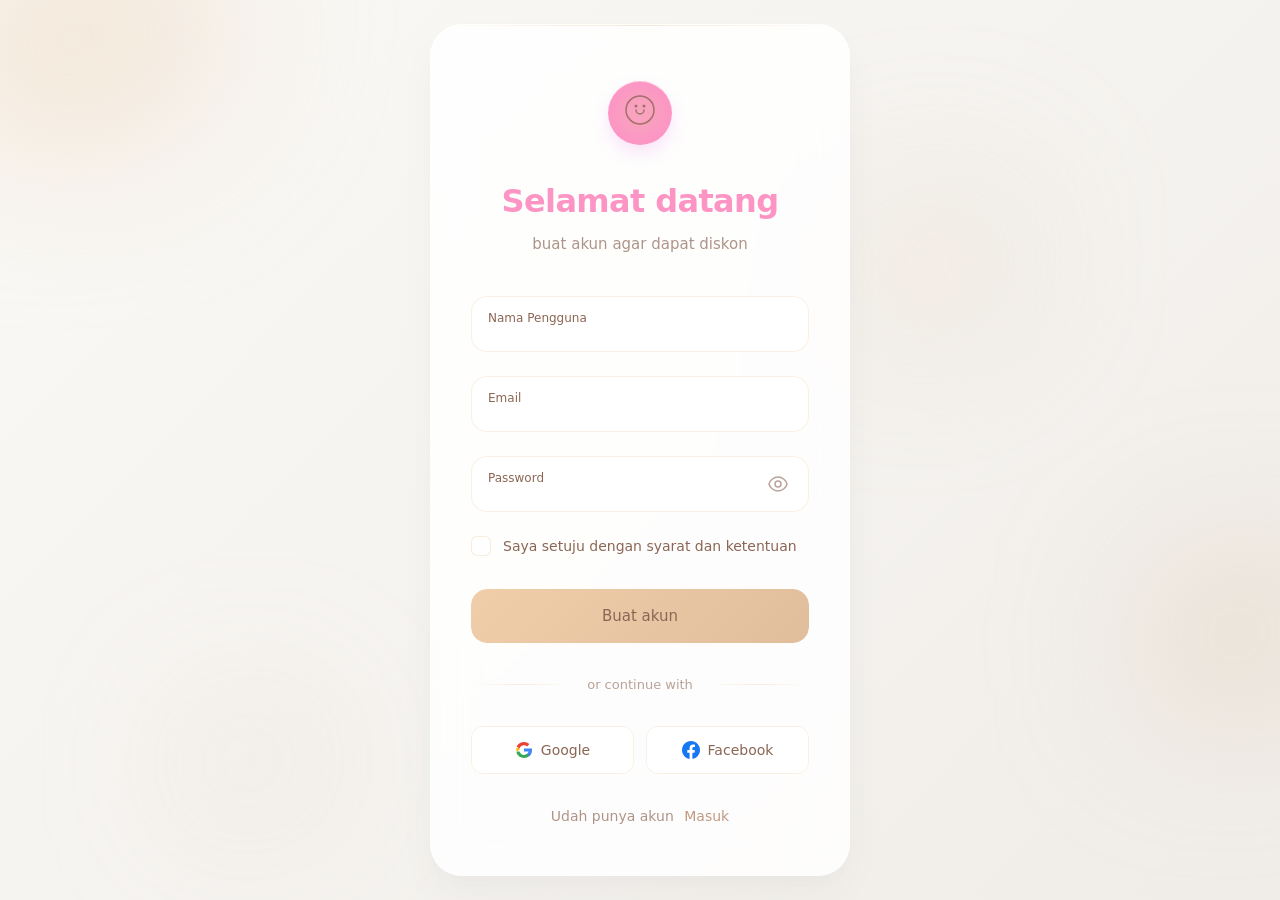
<file: login/register.html>
<!DOCTYPE html>
<html lang="en">
<head>
    <meta charset="UTF-8">
    <meta name="viewport" content="width=device-width, initial-scale=1.0">
    <title>Soft Minimalism Login</title>
    <meta name="description" content="Warm minimalism login form with organic curves and gentle press feedback.">
    <meta name="author" content="Aigars Silkalns / Colorlib">
    <link rel="canonical" href="https://puikinsh.github.io/login-forms/forms/soft-minimalism/">
    <link rel="icon" type="image/svg+xml" href="data:image/svg+xml,<svg xmlns='http://www.w3.org/2000/svg' viewBox='0 0 100 100'><circle cx='50' cy='50' r='48' fill='%236366f1'/><text x='50' y='68' font-size='60' text-anchor='middle' fill='white' font-family='system-ui,sans-serif'>L</text></svg>">
    <meta property="og:type" content="website">
    <meta property="og:title" content="Soft Minimalism Login Form">
    <meta property="og:description" content="Warm minimalism login form with organic curves and gentle press feedback.">
    <meta property="og:url" content="https://puikinsh.github.io/login-forms/forms/soft-minimalism/">
    <meta property="og:image" content="https://puikinsh.github.io/login-forms/assets/screenshots/soft-minimalism.png">
    <meta name="twitter:card" content="summary_large_image">
    <meta name="twitter:title" content="Soft Minimalism Login Form">
    <meta name="twitter:description" content="Warm minimalism login form with organic curves and gentle press feedback.">
    <meta name="twitter:image" content="https://puikinsh.github.io/login-forms/assets/screenshots/soft-minimalism.png">
    <link rel="stylesheet" href="style.css">
</head>
    
<body>
    <div class="soft-background">
        <div class="floating-shapes">
            <div class="soft-blob blob-1"></div>
            <div class="soft-blob blob-2"></div>
            <div class="soft-blob blob-3"></div>
            <div class="soft-blob blob-4"></div>
        </div>
    </div>

    <div class="login-container">
        <div class="soft-card">
            <div class="comfort-header">
                <div class="gentle-logo">
                    <div class="logo-circle">
                        <div class="comfort-icon">
                            <svg width="32" height="32" viewBox="0 0 32 32" fill="none">
                                <path d="M16 2C8.3 2 2 8.3 2 16s6.3 14 14 14 14-6.3 14-14S23.7 2 16 2z" fill="none" stroke="currentColor" stroke-width="1.5"/>
                                <path d="M12 16a4 4 0 108 0" stroke="currentColor" stroke-width="1.5" stroke-linecap="round"/>
                                <circle cx="12" cy="12" r="1.5" fill="currentColor"/>
                                <circle cx="20" cy="12" r="1.5" fill="currentColor"/>
                            </svg>
                        </div>
                        <div class="gentle-glow"></div>
                    </div>
                </div>
                <h1 class="comfort-title">Selamat datang</h1>
                <p class="gentle-subtitle">buat akun agar dapat diskon</p>
            </div>
            
            <form class="comfort-form" id="registerForm" novalidate>
                <div class="soft-field">
                    <div class="field-container">
                        <input type="text" id="username" name="username" required autocomplete="username">
                        <label for="username">Nama Pengguna</label>
                        <div class="field-accent"></div>
                    </div>
                    <span class="gentle-error" id="emailError"></span>
                </div>

                            <form class="comfort-form" id="loginForm" novalidate>
                <div class="soft-field">
                    <div class="field-container">
                        <input type="text" id="email" name="email" required autocomplete="email">
                        <label for="email">Email</label>
                        <div class="field-accent"></div>
                    </div>
                    <span class="gentle-error" id="emailError"></span>
                </div>

                <div class="soft-field">
                    <div class="field-container">
                        <input type="password" id="password" name="password" required autocomplete="current-password">
                        <label for="password">Password</label>
                        <button type="submit" class="gentle-toggle" id="passwordToggle" aria-label="Toggle password visibility">
                            <div class="toggle-icon">
                                <svg class="eye-open" width="20" height="20" viewBox="0 0 20 20" fill="none">
                                    <path d="M10 3c-4.5 0-8.3 3.8-9 7 .7 3.2 4.5 7 9 7s8.3-3.8 9-7c-.7-3.2-4.5-7-9-7z" stroke="currentColor" stroke-width="1.5" fill="none"/>
                                    <circle cx="10" cy="10" r="3" stroke="currentColor" stroke-width="1.5" fill="none"/>
                                </svg>
                                <svg class="eye-closed" width="20" height="20" viewBox="0 0 20 20" fill="none">
                                    <path d="M3 3l14 14M8.5 8.5a3 3 0 004 4m2.5-2.5C15 10 12.5 7 10 7c-.5 0-1 .1-1.5.3M10 13c-2.5 0-4.5-2-5-3 .3-.6.7-1.2 1.2-1.7" stroke="currentColor" stroke-width="1.5" stroke-linecap="round" stroke-linejoin="round"/>
                                </svg>
                            </div>
                        </button>
                        <div class="field-accent"></div>
                    </div>
                    <span class="gentle-error" id="passwordError"></span>
                </div>

        

                <div class="comfort-options">
                    <label class="gentle-checkbox">
                        <input type="checkbox" id="Persetujuan" name="remember">
                        <span class="checkbox-soft">
                            <div class="check-circle"></div>
                            <svg class="check-mark" width="12" height="10" viewBox="0 0 12 10" fill="none">
                                <path d="M1 5l3 3 7-7" stroke="currentColor" stroke-width="2" stroke-linecap="round" stroke-linejoin="round"/>
                            </svg>
                        </span>
                        <span class="checkbox-text">Saya setuju dengan syarat dan ketentuan</span>
                    </label>

                </div>

                <button type="submit" class="comfort-button">
                    <div class="button-background"></div>
                    <span class="button-text">Buat akun</span>
                    <div class="button-loader">
                        <div class="gentle-spinner">
                            <div class="spinner-circle"></div>
                                <div id="message"></div>
                        </div>
                    </div>
                    <div class="button-glow"></div>
                </button>
            </form>

            <div class="gentle-divider">
                <div class="divider-line"></div>
                <span class="divider-text">or continue with</span>
                <div class="divider-line"></div>
            </div>

            <div class="comfort-social">
                <button type="button" class="social-soft">
                    <div class="social-background"></div>
                    <svg width="18" height="18" viewBox="0 0 18 18" fill="none">
                        <path d="M9 7.4v3.2h4.6c-.2 1-.8 1.8-1.6 2.4v2h2.6c1.5-1.4 2.4-3.4 2.4-5.8 0-.6 0-1.1-.1-1.6H9z" fill="#4285F4"/>
                        <path d="M9 17c2.2 0 4-0.7 5.4-1.9l-2.6-2c-.7.5-1.6.8-2.8.8-2.1 0-3.9-1.4-4.6-3.4H1.7v2.1C3.1 15.2 5.8 17 9 17z" fill="#34A853"/>
                        <path d="M4.4 10.5c-.2-.5-.2-1.1 0-1.6V6.8H1.7c-.6 1.2-.6 2.6 0 3.8l2.7-2.1z" fill="#FBBC04"/>
                        <path d="M9 4.2c1.2 0 2.3.4 3.1 1.2l2.3-2.3C12.9 1.8 11.1 1 9 1 5.8 1 3.1 2.8 1.7 5.4l2.7 2.1C5.1 5.6 6.9 4.2 9 4.2z" fill="#EA4335"/>
                    </svg>
                    <span>Google</span>
                    <div class="social-glow"></div>
                </button>
                
                <button type="button" class="social-soft">
                    <div class="social-background"></div>
                    <svg width="18" height="18" viewBox="0 0 18 18" fill="#1877F2">
                        <path d="M18 9C18 4.03 13.97 0 9 0S0 4.03 0 9c0 4.49 3.29 8.21 7.59 9v-6.37H5.31V9h2.28V7.02c0-2.25 1.34-3.49 3.39-3.49.98 0 2.01.18 2.01.18v2.21h-1.13c-1.11 0-1.46.69-1.46 1.4V9h2.49l-.4 2.63H10.4V18C14.71 17.21 18 13.49 18 9z"/>
                    </svg>
                    <span>Facebook</span>
                    <div class="social-glow"></div>
                </button>
            </div>

            <div class="comfort-signup">
                <span class="signup-text">Udah punya akun</span>
                <a href="index.html" class="comfort-link signup-link">Masuk</a>
            </div>

            <div class="gentle-success" id="successMessage">
                <div class="success-bloom">
                    <div class="bloom-rings">
                        <div class="bloom-ring ring-1"></div>
                        <div class="bloom-ring ring-2"></div>
                        <div class="bloom-ring ring-3"></div>
                    </div>
                    <div class="success-icon">
                        <svg width="28" height="28" viewBox="0 0 28 28" fill="none">
                            <path d="M8 14l5 5 11-11" stroke="currentColor" stroke-width="2.5" stroke-linecap="round" stroke-linejoin="round"/>
                        </svg>
                    </div>
                </div>
                <h3 class="success-title">Welcome!</h3>
                <p class="success-desc">Taking you to your dashboard...</p>
            </div>
        </div>
    </div>


    <div id="alertBox" class="alert" style="display:none;"></div>
     <script src="js/register.js"></script>

</body>
</html>
</file>
<file: login/style.css>
/* Soft Minimalism Login Form - Complete & Self-Contained */

* {
    margin: 0;
    padding: 0;
    box-sizing: border-box;
}

body {
    font-family: -apple-system, BlinkMacSystemFont, 'Segoe UI', Roboto, 'Inter', system-ui, sans-serif;
    background: linear-gradient(135deg, #faf9f6 0%, #f5f3f0 50%, #f0ede8 100%);
    min-height: 100vh;
    display: flex;
    align-items: center;
    justify-content: center;
    padding: 20px;
    line-height: 1.5;
    position: relative;
    overflow: hidden;
}

/* Soft Background */
.soft-background {
    position: fixed;
    top: 0;
    left: 0;
    width: 100%;
    height: 100%;
    z-index: 0;
    pointer-events: none;
}

.floating-shapes {
    position: absolute;
    width: 100%;
    height: 100%;
}

.soft-blob {
    position: absolute;
    border-radius: 50% 40% 60% 30%;
    background: linear-gradient(45deg, rgba(240, 206, 170, 0.4), rgba(224, 190, 156, 0.3));
    animation: softFloat 12s ease-in-out infinite;
    filter: blur(80px);
}

.blob-1 {
    width: 300px;
    height: 250px;
    top: -10%;
    left: -5%;
    animation-delay: 0s;
}

.blob-2 {
    width: 200px;
    height: 180px;
    top: 60%;
    right: -5%;
    animation-delay: -4s;
    background: linear-gradient(45deg, rgba(210, 180, 140, 0.3), rgba(195, 165, 125, 0.2));
}

.blob-3 {
    width: 180px;
    height: 160px;
    top: 20%;
    right: 20%;
    animation-delay: -8s;
    background: linear-gradient(45deg, rgba(230, 200, 160, 0.25), rgba(215, 185, 145, 0.2));
}

.blob-4 {
    width: 120px;
    height: 100px;
    bottom: 10%;
    left: 15%;
    animation-delay: -6s;
    background: linear-gradient(45deg, rgba(220, 190, 150, 0.3), rgba(205, 175, 135, 0.25));
}

@keyframes softFloat {
    0%, 100% {
        transform: translate(0, 0) rotate(0deg) scale(1);
        border-radius: 50% 40% 60% 30%;
    }
    25% {
        transform: translate(30px, -20px) rotate(90deg) scale(1.1);
        border-radius: 40% 60% 30% 50%;
    }
    50% {
        transform: translate(-20px, -30px) rotate(180deg) scale(0.9);
        border-radius: 60% 30% 50% 40%;
    }
    75% {
        transform: translate(-30px, 20px) rotate(270deg) scale(1.05);
        border-radius: 30% 50% 40% 60%;
    }
}

.login-container {
    width: 100%;
    max-width: 420px;
    position: relative;
    z-index: 1;
}

.soft-card {
    background: rgba(255, 255, 255, 0.85);
    -webkit-backdrop-filter: blur(20px);
    backdrop-filter: blur(20px);
    border-radius: 32px;
    padding: 48px 40px;
    box-shadow: 
        0 20px 40px rgba(0, 0, 0, 0.03),
        0 8px 24px rgba(0, 0, 0, 0.02),
        inset 0 1px 0 rgba(255, 255, 255, 0.8);
    border: 1px solid rgba(255, 255, 255, 0.4);
    position: relative;
    overflow: hidden;
}

.soft-card::before {
    content: '';
    position: absolute;
    top: 0;
    left: 0;
    right: 0;
    height: 1px;
    background: linear-gradient(90deg, transparent, rgba(240, 206, 170, 0.5), transparent);
}

.comfort-header {
    text-align: center;
    margin-bottom: 40px;
}

.gentle-logo {
    position: relative;
    width: 80px;
    height: 80px;
    margin: 0 auto 24px;
    display: flex;
    align-items: center;
    justify-content: center;
}

.logo-circle {
    position: relative;
    width: 64px;
    height: 64px;
    background: linear-gradient(135deg, #fc95c4, #fc95c4);
    border-radius: 50%;
    display: flex;
    align-items: center;
    justify-content: center;
    box-shadow: 
        0 8px 16px rgba(240, 170, 234, 0.3),
        inset 0 1px 0 rgba(255, 255, 255, 0.4);
    animation: gentleBreathe 4s ease-in-out infinite;
}

@keyframes gentleBreathe {
    0%, 100% {
        transform: scale(1);
        box-shadow: 0 8px 16px rgba(240, 206, 170, 0.3), inset 0 1px 0 rgba(255, 255, 255, 0.4);
    }
    50% {
        transform: scale(1.05);
        box-shadow: 0 12px 20px rgba(240, 206, 170, 0.4), inset 0 1px 0 rgba(255, 255, 255, 0.6);
    }
}

.comfort-icon {
    color: rgba(139, 102, 85, 0.8);
    position: relative;
    z-index: 2;
}

.gentle-glow {
    position: absolute;
    top: 0;
    left: 0;
    width: 100%;
    height: 100%;
    background: radial-gradient(circle, rgba(240, 206, 170, 0.3) 0%, transparent 70%);
    border-radius: 50%;
    animation: glowPulse 3s ease-in-out infinite;
}

@keyframes glowPulse {
    0%, 100% { opacity: 0.6; transform: scale(1); }
    50% { opacity: 0.8; transform: scale(1.1); }
}

.comfort-title {
    color: #fc95c4;
    font-size: 2rem;
    font-weight: 600;
    margin-bottom: 8px;
    letter-spacing: -0.02em;
}

.gentle-subtitle {
    color: rgba(139, 102, 85, 0.7);
    font-size: 15px;
    font-weight: 400;
}

/* Soft Form Fields */
.soft-field {
    position: relative;
    margin-bottom: 24px;
}

.field-container {
    position: relative;
    background: rgba(255, 255, 255, 0.7);
    border: 1.5px solid rgba(240, 206, 170, 0.3);
    border-radius: 16px;
    overflow: hidden;
    transition: all 0.3s ease;
}

.field-container:focus-within {
    border-color: #fc95c4;
    box-shadow: 0 0 0 3px rgba(240, 206, 170, 0.1);
    background: rgba(255, 255, 255, 0.9);
}

.soft-field input {
    width: 100%;
    background: transparent;
    border: none;
    padding: 18px 16px;
    color: #fc95c4;
    font-size: 15px;
    font-weight: 400;
    outline: none;
    position: relative;
    z-index: 2;
    font-family: inherit;
}

.soft-field input::placeholder {
    color: transparent;
}

.soft-field label {
    position: absolute;
    left: 16px;
    top: 50%;
    transform: translateY(-50%);
    color: rgba(139, 102, 85, 0.6);
    font-size: 15px;
    font-weight: 400;
    pointer-events: none;
    transition: all 0.3s ease;
    z-index: 3;
}

.soft-field input:focus + label,
.soft-field input:not(:placeholder-shown) + label {
    top: 12px;
    font-size: 12px;
    color: #8b6655;
    transform: translateY(0);
    font-weight: 500;
}

.field-accent {
    position: absolute;
    bottom: 0;
    left: 0;
    width: 0;
    height: 2px;
    background: linear-gradient(90deg, #f0ceaa, #e0be9c);
    transition: width 0.3s ease;
    border-radius: 2px;
}

.field-container:focus-within .field-accent {
    width: 100%;
}

/* Password Toggle */
.soft-field:has(.gentle-toggle) input {
    padding-right: 56px;
}

.gentle-toggle {
    position: absolute;
    right: 12px;
    top: 50%;
    transform: translateY(-50%);
    background: none;
    border: none;
    cursor: pointer;
    z-index: 4;
    padding: 8px;
    border-radius: 12px;
    transition: all 0.2s ease;
}

.toggle-icon {
    width: 20px;
    height: 20px;
    color: rgba(139, 102, 85, 0.6);
    transition: color 0.2s ease;
}

.gentle-toggle:hover {
    background: rgba(240, 206, 170, 0.1);
}

.gentle-toggle:hover .toggle-icon {
    color: #8b6655;
}

.eye-closed {
    display: none;
}

.gentle-toggle.toggle-active .eye-open {
    display: none;
}

.gentle-toggle.toggle-active .eye-closed {
    display: block;
}

/* Comfort Options */
.comfort-options {
    display: flex;
    justify-content: space-between;
    align-items: center;
    margin-bottom: 32px;
    flex-wrap: wrap;
    gap: 16px;
}

.gentle-checkbox {
    display: flex;
    align-items: center;
    cursor: pointer;
    font-size: 14px;
    color: #8b6655;
    font-weight: 400;
}

.gentle-checkbox input[type="checkbox"] {
    display: none;
}

.checkbox-soft {
    width: 20px;
    height: 20px;
    margin-right: 12px;
    position: relative;
    display: flex;
    align-items: center;
    justify-content: center;
}

.check-circle {
    width: 100%;
    height: 100%;
    border: 1.5px solid rgba(240, 206, 170, 0.4);
    border-radius: 6px;
    background: rgba(255, 255, 255, 0.8);
    transition: all 0.3s ease;
    position: absolute;
}

.check-mark {
    color: transparent;
    transition: color 0.3s ease;
    position: relative;
    z-index: 1;
}

.gentle-checkbox input[type="checkbox"]:checked + .checkbox-soft .check-circle {
    background: linear-gradient(135deg, #f0ceaa, #e0be9c);
    border-color: #f0ceaa;
    box-shadow: 0 2px 4px rgba(240, 206, 170, 0.3);
}

.gentle-checkbox input[type="checkbox"]:checked + .checkbox-soft .check-mark {
    color: #8b6655;
}

.comfort-link {
    color: #c19a82;
    text-decoration: none;
    font-size: 14px;
    font-weight: 500;
    transition: all 0.2s ease;
    position: relative;
}

.comfort-link::after {
    content: '';
    position: absolute;
    bottom: -2px;
    left: 0;
    width: 0;
    height: 1px;
    background: #c19a82;
    transition: width 0.3s ease;
}

.comfort-link:hover::after {
    width: 100%;
}

.comfort-link:hover {
    color: #8b6655;
}

/* Comfort Button */
.comfort-button {
    width: 100%;
    background: transparent;
    color: #8b6655;
    border: none;
    border-radius: 16px;
    padding: 0;
    cursor: pointer;
    font-family: inherit;
    font-size: 15px;
    font-weight: 500;
    position: relative;
    margin-bottom: 32px;
    overflow: hidden;
    min-height: 54px;
    display: flex;
    align-items: center;
    justify-content: center;
    transition: all 0.3s ease;
}

.button-background {
    position: absolute;
    top: 0;
    left: 0;
    right: 0;
    bottom: 0;
    background: linear-gradient(135deg, #f0ceaa 0%, #e0be9c 100%);
    transition: all 0.3s ease;
    border-radius: 16px;
}

.comfort-button:hover {
    transform: translateY(-1px);
}

.comfort-button:hover .button-background {
    background: linear-gradient(135deg, #ebc49a 0%, #dbb88c 100%);
    box-shadow: 0 8px 16px rgba(240, 206, 170, 0.4);
}

.comfort-button:active {
    transform: translateY(0);
}

.button-text {
    position: relative;
    z-index: 2;
    transition: opacity 0.3s ease;
}

.button-loader {
    position: absolute;
    z-index: 2;
    opacity: 0;
    transition: opacity 0.3s ease;
}

.gentle-spinner {
    width: 20px;
    height: 20px;
    position: relative;
}

.spinner-circle {
    width: 100%;
    height: 100%;
    border: 2px solid rgba(139, 102, 85, 0.2);
    border-top: 2px solid #8b6655;
    border-radius: 50%;
    animation: gentleSpin 1s linear infinite;
}

@keyframes gentleSpin {
    0% { transform: rotate(0deg); }
    100% { transform: rotate(360deg); }
}

.comfort-button.loading .button-text {
    opacity: 0;
}

.comfort-button.loading .button-loader {
    opacity: 1;
}

.button-glow {
    position: absolute;
    top: -2px;
    left: -2px;
    right: -2px;
    bottom: -2px;
    background: linear-gradient(135deg, #f0ceaa, #e0be9c);
    border-radius: 18px;
    opacity: 0;
    filter: blur(8px);
    transition: opacity 0.3s ease;
    z-index: -1;
}

.comfort-button:hover .button-glow {
    opacity: 0.4;
}

/* Gentle Divider */
.gentle-divider {
    display: flex;
    align-items: center;
    margin: 32px 0;
    gap: 16px;
}

.divider-line {
    flex: 1;
    height: 1px;
    background: linear-gradient(90deg, transparent, rgba(240, 206, 170, 0.4), transparent);
}

.divider-text {
    color: rgba(139, 102, 85, 0.6);
    font-size: 13px;
    font-weight: 400;
}

/* Comfort Social */
.comfort-social {
    display: flex;
    gap: 12px;
    margin-bottom: 32px;
}

.social-soft {
    flex: 1;
    background: transparent;
    color: #8b6655;
    border: 1.5px solid rgba(240, 206, 170, 0.3);
    border-radius: 12px;
    padding: 0;
    cursor: pointer;
    font-family: inherit;
    font-size: 14px;
    font-weight: 400;
    display: flex;
    align-items: center;
    justify-content: center;
    gap: 8px;
    transition: all 0.3s ease;
    min-height: 48px;
    position: relative;
    overflow: hidden;
}

.social-background {
    position: absolute;
    top: 0;
    left: 0;
    right: 0;
    bottom: 0;
    background: rgba(255, 255, 255, 0.7);
    transition: all 0.3s ease;
}

.social-soft:hover {
    border-color: #f0ceaa;
    transform: translateY(-1px);
}

.social-soft:hover .social-background {
    background: rgba(240, 206, 170, 0.1);
}

.social-soft span,
.social-soft svg {
    position: relative;
    z-index: 2;
}

.social-glow {
    position: absolute;
    top: -1px;
    left: -1px;
    right: -1px;
    bottom: -1px;
    background: rgba(240, 206, 170, 0.3);
    border-radius: 13px;
    opacity: 0;
    filter: blur(6px);
    transition: opacity 0.3s ease;
    z-index: 0;
}

.social-soft:hover .social-glow {
    opacity: 1;
}

/* Comfort Signup */
.comfort-signup {
    text-align: center;
    font-size: 14px;
    color: rgba(139, 102, 85, 0.7);
}

.signup-text {
    margin-right: 6px;
}

.signup-link {
    font-weight: 500;
}

/* Gentle Error */
.gentle-error {
    color: #d97757;
    font-size: 13px;
    font-weight: 400;
    margin-top: 6px;
    opacity: 0;
    transform: translateY(-4px);
    transition: all 0.3s ease;
    position: relative;
    z-index: 5;
}

.gentle-error.show {
    opacity: 1;
    transform: translateY(0);
}

.soft-field.error .field-container {
    border-color: #d97757;
    background: rgba(217, 119, 87, 0.05);
}

.soft-field.error label {
    color: #d97757;
}

/* Gentle Success */
.gentle-success {
    display: none;
    text-align: center;
    padding: 40px 20px;
    opacity: 0;
    transform: translateY(20px);
    transition: all 0.4s ease;
}

.gentle-success.show {
    display: block;
    opacity: 1;
    transform: translateY(0);
}

.success-bloom {
    position: relative;
    width: 100px;
    height: 100px;
    margin: 0 auto 24px;
    display: flex;
    align-items: center;
    justify-content: center;
}

.bloom-rings {
    position: absolute;
    top: 0;
    left: 0;
    width: 100%;
    height: 100%;
}

.bloom-ring {
    position: absolute;
    border: 2px solid #f0ceaa;
    border-radius: 50%;
    animation: bloomExpand 1.2s ease-out forwards;
    opacity: 0;
}

.ring-1 {
    width: 60px;
    height: 60px;
    top: 20px;
    left: 20px;
    animation-delay: 0s;
}

.ring-2 {
    width: 80px;
    height: 80px;
    top: 10px;
    left: 10px;
    animation-delay: 0.2s;
}

.ring-3 {
    width: 100px;
    height: 100px;
    top: 0;
    left: 0;
    animation-delay: 0.4s;
}

@keyframes bloomExpand {
    0% { opacity: 0; transform: scale(0); }
    50% { opacity: 1; transform: scale(1.1); }
    100% { opacity: 0.6; transform: scale(1); }
}

.success-icon {
    position: relative;
    z-index: 2;
    color: #8b6655;
    animation: iconBloom 0.6s ease-out 0.6s forwards;
    opacity: 0;
}

@keyframes iconBloom {
    0% { opacity: 0; transform: scale(0); }
    100% { opacity: 1; transform: scale(1); }
}

.success-title {
    color: #8b6655;
    font-size: 1.25rem;
    font-weight: 600;
    margin-bottom: 8px;
    letter-spacing: -0.01em;
}

.success-desc {
    color: rgba(139, 102, 85, 0.7);
    font-size: 14px;
    font-weight: 400;
}

/* Mobile Responsive */
@media (max-width: 480px) {
    body {
        padding: 16px;
    }
    
    .soft-card {
        padding: 36px 28px;
        border-radius: 24px;
    }
    
    .comfort-title {
        font-size: 1.75rem;
    }
    
    .gentle-logo {
        width: 64px;
        height: 64px;
    }
    
    .logo-circle {
        width: 52px;
        height: 52px;
    }
    
    .comfort-options {
        flex-direction: column;
        align-items: flex-start;
        gap: 16px;
    }
    
    .comfort-social {
        flex-direction: column;
    }
    
    .floating-shapes {
        opacity: 0.5;
    }
    
    .soft-blob {
        filter: blur(60px);
    }
}
/* === Accessibility: keyboard focus indicators === */
/* Restores visible focus rings for keyboard users without affecting mouse interaction. */
:focus-visible {
    outline: 2px solid currentColor;
    outline-offset: 2px;
    border-radius: 4px;
}

/* Reduced motion: respect user preference. Animations defined per form will tone down. */
@media (prefers-reduced-motion: reduce) {
    *, *::before, *::after {
        animation-duration: 0.01ms !important;
        animation-iteration-count: 1 !important;
        transition-duration: 0.01ms !important;
        scroll-behavior: auto !important;
    }
}
</file>
